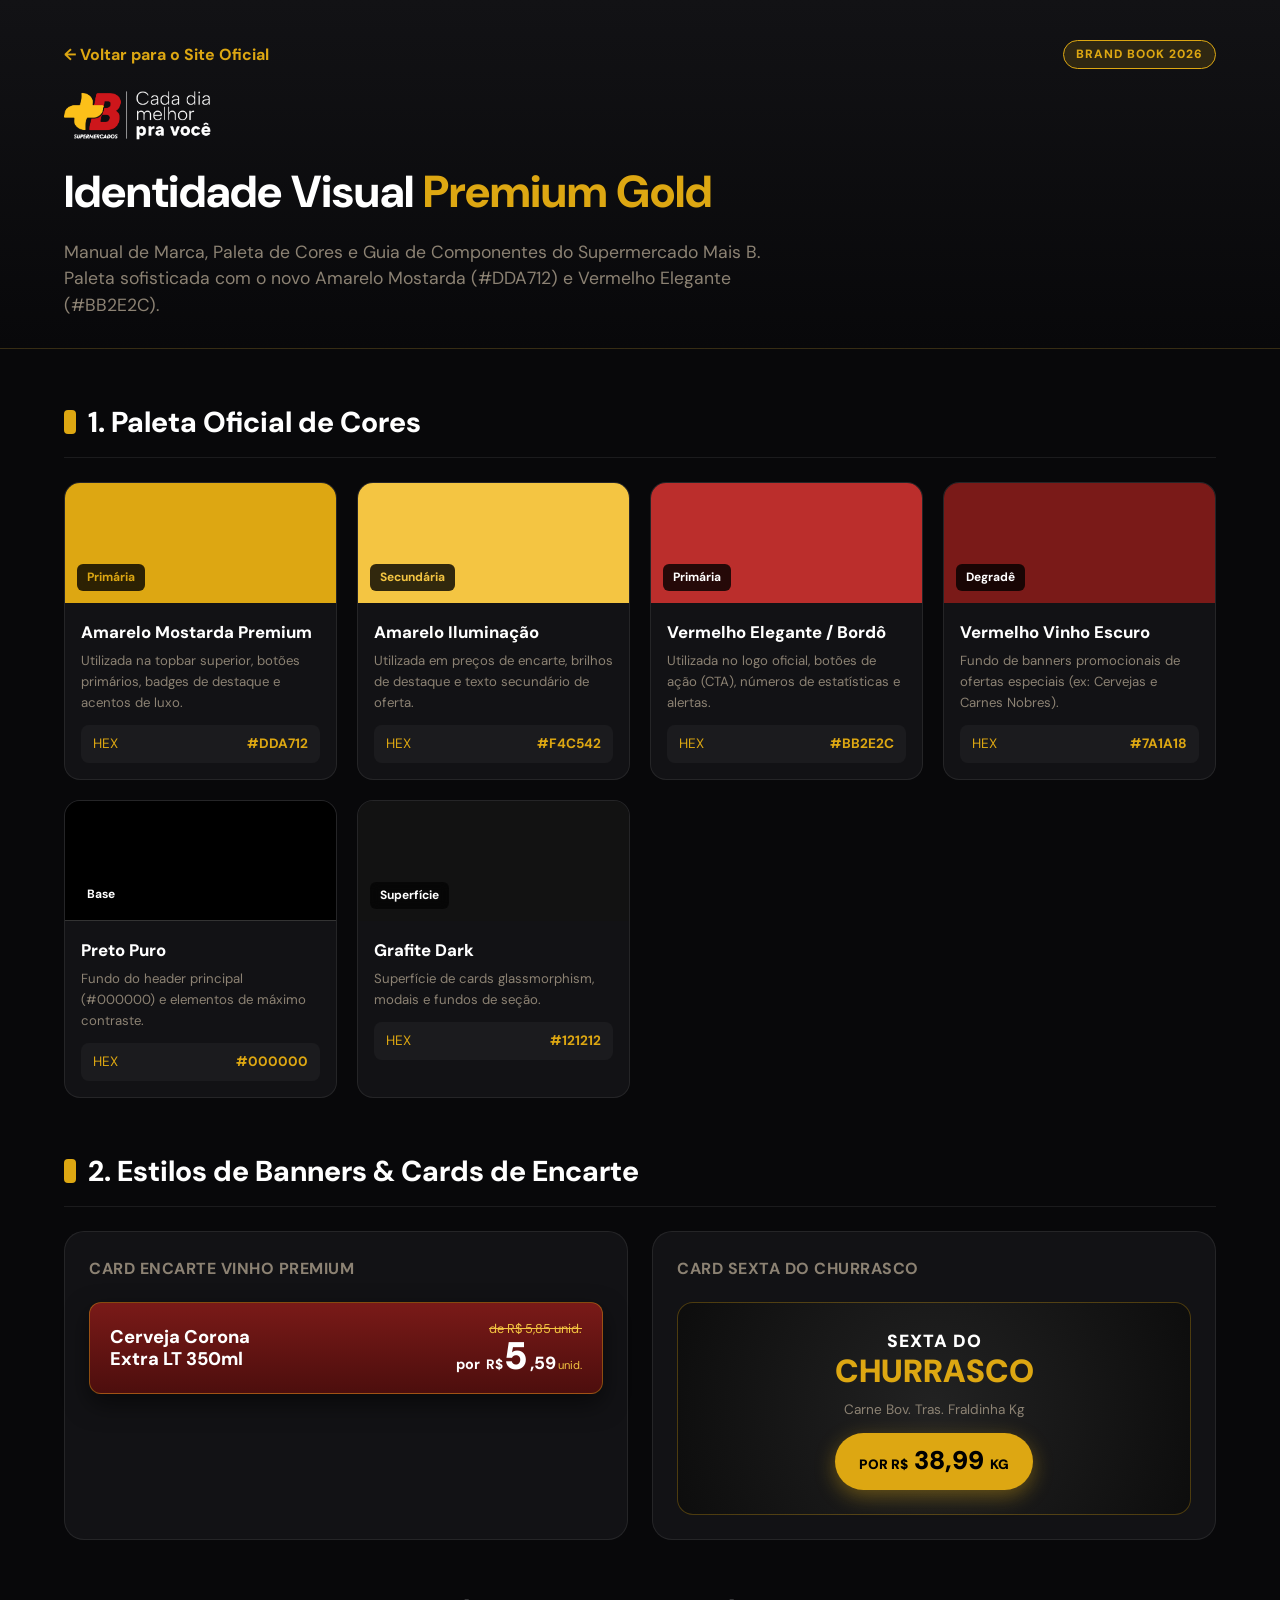
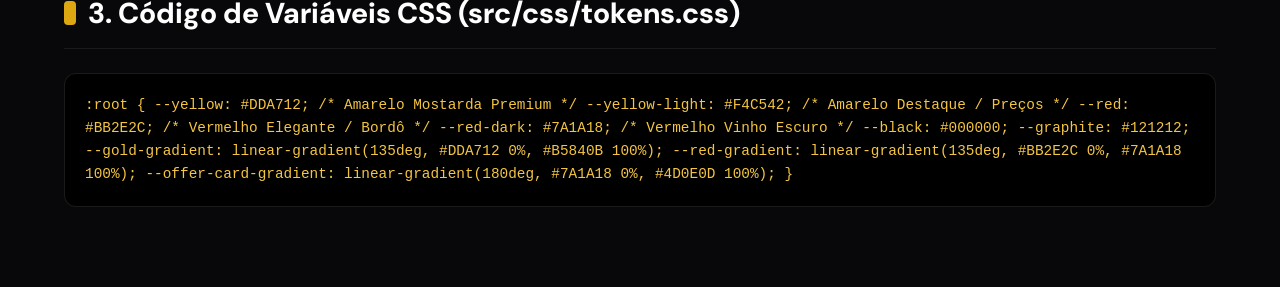
<file: design.html>
<!DOCTYPE html>
<html lang="pt-BR">
<head>
  <meta charset="UTF-8">
  <meta name="viewport" content="width=device-width, initial-scale=1.0">
  <title>Design System & Identidade Visual — Supermercados Mais B</title>
  <meta name="description" content="Guia Oficial de Identidade Visual, Cores Premium, Tipografia e Componentes do Supermercado Mais B." />
  
  <!-- Google Fonts do Projeto -->
  <link rel="preconnect" href="https://fonts.googleapis.com">
  <link rel="preconnect" href="https://fonts.gstatic.com" crossorigin>
  <link href="https://fonts.googleapis.com/css2?family=DM+Sans:ital,opsz,wght@0,9..40,400..900;1,9..40,400..900&display=swap" rel="stylesheet">
  
  <!-- CSS Oficial Tokens e Main -->
  <link rel="stylesheet" href="./src/css/tokens.css" />
  <link rel="stylesheet" href="./src/css/main.css?v=27.0" />

  <style>
    * {
      margin: 0;
      padding: 0;
      box-sizing: border-box;
      font-family: 'DM Sans', sans-serif;
    }

    body {
      background-color: #08080a;
      color: #ffffff;
      padding-bottom: 80px;
    }

    .header-ds {
      background: linear-gradient(180deg, #121215 0%, #08080a 100%);
      border-bottom: 1px solid var(--glass-border);
      padding: 40px 0 30px;
    }

    .container {
      max-width: 1200px;
      margin: 0 auto;
      padding: 0 24px;
    }

    .ds-brand {
      display: flex;
      align-items: center;
      gap: 16px;
      margin-bottom: 16px;
    }

    .ds-logo {
      height: 52px;
      width: auto;
    }

    .ds-badge {
      background: rgba(221, 167, 18, 0.15);
      color: var(--yellow);
      border: 1px solid var(--yellow);
      font-size: 0.75rem;
      font-weight: 800;
      padding: 4px 12px;
      border-radius: 999px;
      text-transform: uppercase;
      letter-spacing: 1px;
    }

    .ds-title {
      font-family: 'DM Sans', sans-serif;
      font-size: 2.8rem;
      font-weight: 800;
      color: #ffffff;
      margin-bottom: 10px;
    }

    .ds-title span {
      color: var(--yellow);
    }

    .ds-subtitle {
      font-size: 1.1rem;
      color: var(--muted);
      max-width: 720px;
      line-height: 1.5;
    }

    /* Grid de Seções */
    .section-ds {
      margin-top: 50px;
    }

    .section-title-ds {
      font-family: 'DM Sans', sans-serif;
      font-size: 1.8rem;
      font-weight: 800;
      color: #ffffff;
      margin-bottom: 24px;
      display: flex;
      align-items: center;
      gap: 12px;
      border-bottom: 1px solid rgba(255,255,255,0.08);
      padding-bottom: 12px;
    }

    .section-title-ds::before {
      content: '';
      display: block;
      width: 12px;
      height: 24px;
      background: var(--yellow);
      border-radius: 4px;
    }

    /* Color Grid */
    .color-grid {
      display: grid;
      grid-template-columns: repeat(auto-fill, minmax(260px, 1fr));
      gap: 20px;
    }

    .color-card {
      background: #121215;
      border: 1px solid rgba(255,255,255,0.08);
      border-radius: 16px;
      overflow: hidden;
      transition: all 0.3s ease;
    }

    .color-card:hover {
      transform: translateY(-4px);
      border-color: var(--yellow);
      box-shadow: 0 10px 30px rgba(0,0,0,0.5);
    }

    .color-swatch {
      height: 120px;
      width: 100%;
      position: relative;
      display: flex;
      align-items: flex-end;
      padding: 12px;
    }

    .color-swatch-tag {
      background: rgba(0,0,0,0.6);
      backdrop-filter: blur(4px);
      color: #fff;
      font-size: 0.75rem;
      font-weight: 700;
      padding: 4px 10px;
      border-radius: 6px;
    }

    .color-info {
      padding: 16px;
    }

    .color-name {
      font-weight: 800;
      font-size: 1.05rem;
      color: #fff;
      margin-bottom: 4px;
    }

    .color-usage {
      font-size: 0.825rem;
      color: var(--muted);
      margin-bottom: 12px;
    }

    .color-codes {
      display: flex;
      justify-content: space-between;
      align-items: center;
      background: rgba(255,255,255,0.04);
      padding: 8px 12px;
      border-radius: 8px;
      font-family: monospace;
      font-size: 0.85rem;
      color: var(--yellow);
    }

    /* Componentes & Ofertas */
    .components-grid {
      display: grid;
      grid-template-columns: repeat(auto-fit, minmax(340px, 1fr));
      gap: 24px;
    }

    .component-box {
      background: #121215;
      border: 1px solid rgba(255,255,255,0.08);
      border-radius: 20px;
      padding: 24px;
    }

    .component-box-title {
      font-size: 1rem;
      font-weight: 700;
      color: var(--muted);
      margin-bottom: 20px;
      text-transform: uppercase;
      letter-spacing: 0.5px;
    }

    /* Card Oferta Vinho Premium (Replicando Imagem do Usuário) */
    .offer-banner-premium {
      background: linear-gradient(180deg, #7A1A18 0%, #4D0E0D 100%);
      border: 1px solid rgba(221, 167, 18, 0.4);
      border-radius: 12px;
      padding: 16px 20px;
      display: flex;
      align-items: center;
      justify-content: space-between;
      color: #ffffff;
      box-shadow: 0 10px 25px rgba(0,0,0,0.5);
      position: relative;
    }

    .offer-title {
      font-size: 1.15rem;
      font-weight: 800;
      line-height: 1.2;
      max-width: 180px;
    }

    .offer-price-tag {
      text-align: right;
    }

    .price-old {
      font-size: 0.8rem;
      color: #f4c542;
      text-decoration: line-through;
      margin-bottom: -2px;
    }

    .price-main-display {
      display: flex;
      align-items: baseline;
      justify-content: flex-end;
      gap: 2px;
    }

    .price-label-por {
      font-size: 0.9rem;
      font-weight: 700;
      margin-right: 4px;
    }

    .price-rs {
      font-size: 0.85rem;
      font-weight: 700;
    }

    .price-big-number {
      font-size: 2.4rem;
      font-weight: 900;
      line-height: 1;
      color: #ffffff;
    }

    .price-cents {
      font-size: 1.1rem;
      font-weight: 800;
      margin-left: 1px;
    }

    .price-unit-sub {
      font-size: 0.7rem;
      color: #f4c542;
    }

    /* Card Sexta do Churrasco (Replicando Imagem 2 do Usuário) */
    .churrasco-card {
      background: radial-gradient(circle at center, #222 0%, #0d0d0d 100%);
      border: 1px solid rgba(221, 167, 18, 0.3);
      border-radius: 16px;
      padding: 24px;
      text-align: center;
    }

    .churrasco-tag {
      font-size: 1.1rem;
      font-weight: 900;
      color: #ffffff;
      text-transform: uppercase;
      letter-spacing: 1px;
    }

    .churrasco-title {
      font-size: 2rem;
      font-weight: 900;
      color: var(--yellow);
      text-transform: uppercase;
      margin-bottom: 12px;
      line-height: 1;
    }

    .churrasco-price-pill {
      display: inline-flex;
      align-items: baseline;
      gap: 6px;
      background: var(--yellow);
      color: #000000;
      padding: 8px 24px;
      border-radius: 999px;
      font-weight: 900;
      font-size: 1.6rem;
      box-shadow: 0 6px 20px rgba(221, 167, 18, 0.4);
    }

    .churrasco-price-pill span {
      font-size: 0.85rem;
    }

    /* Tokens Table / Code */
    .code-block {
      background: #000000;
      border: 1px solid rgba(255,255,255,0.1);
      border-radius: 12px;
      padding: 20px;
      font-family: monospace;
      font-size: 0.9rem;
      color: #f4c542;
      overflow-x: auto;
      line-height: 1.6;
    }

    .top-nav-bar {
      display: flex;
      justify-content: space-between;
      align-items: center;
      margin-bottom: 20px;
    }

    .back-btn {
      color: var(--yellow);
      text-decoration: none;
      font-weight: 700;
      display: inline-flex;
      align-items: center;
      gap: 8px;
    }
  </style>
</head>
<body>

  <header class="header-ds">
    <div class="container">
      <div class="top-nav-bar">
        <a href="./index.html" class="back-btn">
          ← Voltar para o Site Oficial
        </a>
        <span class="ds-badge">Brand Book 2026</span>
      </div>

      <div class="ds-brand">
        <img src="./assets/Logos/IMG_5606.PNG" alt="Supermercados Mais B" class="ds-logo" onerror="this.src='./assets/Logo Marca Grupo MaisB/Logo Grupo Mais Barato (Color Positivo).webp'" />
      </div>

      <h1 class="ds-title">Identidade Visual <span>Premium Gold</span></h1>
      <p class="ds-subtitle">Manual de Marca, Paleta de Cores e Guia de Componentes do Supermercado Mais B. Paleta sofisticada com o novo Amarelo Mostarda (#DDA712) e Vermelho Elegante (#BB2E2C).</p>
    </div>
  </header>

  <main class="container">
    
    <!-- 1. PALETA DE CORES -->
    <section class="section-ds">
      <h2 class="section-title-ds">1. Paleta Oficial de Cores</h2>

      <div class="color-grid">
        
        <!-- Amarelo Mostarda -->
        <div class="color-card">
          <div class="color-swatch" style="background-color: #DDA712;">
            <span class="color-swatch-tag" style="background: rgba(0,0,0,0.8); color: #DDA712;">Primária</span>
          </div>
          <div class="color-info">
            <h3 class="color-name">Amarelo Mostarda Premium</h3>
            <p class="color-usage">Utilizada na topbar superior, botões primários, badges de destaque e acentos de luxo.</p>
            <div class="color-codes">
              <span>HEX</span>
              <strong>#DDA712</strong>
            </div>
          </div>
        </div>

        <!-- Amarelo Destaque -->
        <div class="color-card">
          <div class="color-swatch" style="background-color: #F4C542;">
            <span class="color-swatch-tag" style="background: rgba(0,0,0,0.8); color: #F4C542;">Secundária</span>
          </div>
          <div class="color-info">
            <h3 class="color-name">Amarelo Iluminação</h3>
            <p class="color-usage">Utilizada em preços de encarte, brilhos de destaque e texto secundário de oferta.</p>
            <div class="color-codes">
              <span>HEX</span>
              <strong>#F4C542</strong>
            </div>
          </div>
        </div>

        <!-- Vermelho Elegante -->
        <div class="color-card">
          <div class="color-swatch" style="background-color: #BB2E2C;">
            <span class="color-swatch-tag" style="background: rgba(0,0,0,0.8); color: #fff;">Primária</span>
          </div>
          <div class="color-info">
            <h3 class="color-name">Vermelho Elegante / Bordô</h3>
            <p class="color-usage">Utilizada no logo oficial, botões de ação (CTA), números de estatísticas e alertas.</p>
            <div class="color-codes">
              <span>HEX</span>
              <strong>#BB2E2C</strong>
            </div>
          </div>
        </div>

        <!-- Vermelho Vinho Escuro -->
        <div class="color-card">
          <div class="color-swatch" style="background-color: #7A1A18;">
            <span class="color-swatch-tag" style="background: rgba(0,0,0,0.8); color: #fff;">Degradê</span>
          </div>
          <div class="color-info">
            <h3 class="color-name">Vermelho Vinho Escuro</h3>
            <p class="color-usage">Fundo de banners promocionais de ofertas especiais (ex: Cervejas e Carnes Nobres).</p>
            <div class="color-codes">
              <span>HEX</span>
              <strong>#7A1A18</strong>
            </div>
          </div>
        </div>

        <!-- Preto Puro -->
        <div class="color-card">
          <div class="color-swatch" style="background-color: #000000; border-bottom: 1px solid #333;">
            <span class="color-swatch-tag">Base</span>
          </div>
          <div class="color-info">
            <h3 class="color-name">Preto Puro</h3>
            <p class="color-usage">Fundo do header principal (#000000) e elementos de máximo contraste.</p>
            <div class="color-codes">
              <span>HEX</span>
              <strong>#000000</strong>
            </div>
          </div>
        </div>

        <!-- Grafite Dark -->
        <div class="color-card">
          <div class="color-swatch" style="background-color: #121212;">
            <span class="color-swatch-tag">Superfície</span>
          </div>
          <div class="color-info">
            <h3 class="color-name">Grafite Dark</h3>
            <p class="color-usage">Superfície de cards glassmorphism, modais e fundos de seção.</p>
            <div class="color-codes">
              <span>HEX</span>
              <strong>#121212</strong>
            </div>
          </div>
        </div>

      </div>
    </section>

    <!-- 2. COMPONENTES E BANNERS DE OFERTA -->
    <section class="section-ds">
      <h2 class="section-title-ds">2. Estilos de Banners & Cards de Encarte</h2>

      <div class="components-grid">
        
        <!-- Componente 1: Banner de Ofertas Vinho Premium -->
        <div class="component-box">
          <div class="component-box-title">Card Encarte Vinho Premium</div>
          
          <div class="offer-banner-premium">
            <div class="offer-title">
              Cerveja Corona Extra LT 350ml
            </div>
            <div class="offer-price-tag">
              <div class="price-old">de R$ 5,85 unid.</div>
              <div class="price-main-display">
                <span class="price-label-por">por</span>
                <span class="price-rs">R$</span>
                <span class="price-big-number">5</span>
                <span class="price-cents">,59</span>
                <span class="price-unit-sub">unid.</span>
              </div>
            </div>
          </div>
        </div>

        <!-- Componente 2: Card Sexta do Churrasco -->
        <div class="component-box">
          <div class="component-box-title">Card Sexta do Churrasco</div>
          
          <div class="churrasco-card">
            <div class="churrasco-tag">SEXTA DO</div>
            <div class="churrasco-title">Churrasco</div>
            <p style="color: var(--muted); font-size: 0.85rem; margin-bottom: 12px;">Carne Bov. Tras. Fraldinha Kg</p>
            
            <div class="churrasco-price-pill">
              <span>POR R$</span> 38,99 <span>KG</span>
            </div>
          </div>
        </div>

      </div>
    </section>

    <!-- 3. VARIÁVEIS CSS (CSS TOKENS) -->
    <section class="section-ds">
      <h2 class="section-title-ds">3. Código de Variáveis CSS (src/css/tokens.css)</h2>
      
      <div class="code-block">
:root {
  --yellow: #DDA712;        /* Amarelo Mostarda Premium */
  --yellow-light: #F4C542;  /* Amarelo Destaque / Preços */
  --red: #BB2E2C;           /* Vermelho Elegante / Bordô */
  --red-dark: #7A1A18;      /* Vermelho Vinho Escuro */
  --black: #000000;
  --graphite: #121212;

  --gold-gradient: linear-gradient(135deg, #DDA712 0%, #B5840B 100%);
  --red-gradient: linear-gradient(135deg, #BB2E2C 0%, #7A1A18 100%);
  --offer-card-gradient: linear-gradient(180deg, #7A1A18 0%, #4D0E0D 100%);
}
      </div>
    </section>

  </main>

</body>
</html>
</file>
<file: src/css/tokens.css>
:root {
  /* ==========================================================================
     PALETA OFICIAL PREMIUM — SUPERMERCADO MAIS B (VERSÃO 2026)
     ========================================================================== */
  
  /* Cores Principais de Marca */
  --yellow: #DDA712;        /* Amarelo Mostarda Premium / Gold */
  --yellow-light: #F4C542;  /* Amarelo Iluminação / Destaque */
  --red: #BB2E2C;           /* Vermelho Elegante / Bordô Premium */
  --red-dark: #7A1A18;      /* Vermelho Vinho Escuro */
  --black: #000000;
  --graphite: #121212;

  /* Neutros de Interface */
  --ink: #15110b;
  --cream: #fffaf0;
  --paper: #ffffff;
  --muted: #8c8273;
  --line: rgba(255, 255, 255, 0.12);
  --line-dark: rgba(255, 255, 255, 0.14);

  /* Cores de Atmosfera para Sub-marcas e Setores */
  --green: #16a34a;
  --wine: #6E1817;
  --orange: #e67e22;

  /* Gradientes Premium & Card Themes */
  --gold-gradient: linear-gradient(135deg, #DDA712 0%, #B5840B 100%);
  --red-gradient: linear-gradient(135deg, #BB2E2C 0%, #7A1A18 100%);
  --offer-card-gradient: linear-gradient(180deg, #7A1A18 0%, #4D0E0D 100%);
  
  --bg-gradient: radial-gradient(circle at 12% 0%, rgba(221, 167, 18, 0.12), transparent 38%), 
                 radial-gradient(circle at 88% 14%, rgba(187, 46, 44, 0.08), transparent 28%), 
                 #050505;
  --glass-surface: rgba(12, 12, 12, 0.94);
  --glass-border: rgba(221, 167, 18, 0.18);
  --glass-border-glow: rgba(221, 167, 18, 0.35);

  --radius: 28px;
  --shadow: 0 22px 70px rgba(0, 0, 0, 0.35);
}
</file>
<file: src/css/main.css>
/* ==========================================================================
   SUPERMERCADO MAIS B — CSS MASTER (FIGMA PIXEL-PERFECT v11)
   ========================================================================== */

/* ── TOKENS ── */
:root {
  --gold: #DDA712;
  --gold-hover: #c49310;
  --gold-light: #F4C542;
  --red: #BB2E2C;
  --red-dark: #7A1A18;
  --cream: #FAF8F5;
  --cream-card: #F3EDE5;
  --dark: #0D0D0E;
  --dark-card: #161618;
  --dark-border: #2a2a2e;
  --black: #000;
  --wpp-green: #0C2518;
  --font-serif: var(--font-sans);
  --font-sans: 'DM Sans', system-ui, sans-serif;

  /* ── PADRÃO OFICIAL DE TIPOGRAFIA (DS 2026) ── */
  --tag-size: 13px;
  --tag-lh: 20px;
  --tag-weight: 700;
  --tag-spacing: 2px;

  --h2-size: 38px;
  --h2-lh: 1.15;
  --h2-weight: 700;
  --h2-spacing: -0.02em;

  --p-size: 15px;
  --p-lh: 25px;
  --p-weight: 400;

  --r-sm: 10px;
  --r-md: 16px;
  --r-lg: 24px;
  --r-xl: 32px;
  --r-full: 9999px;
  --shadow: 0 8px 30px rgba(0,0,0,.12);
  --shadow-lg: 0 16px 48px rgba(0,0,0,.2);
  --ease: .3s ease;
}

/* ── RESET ── */
*,*::before,*::after{box-sizing:border-box;margin:0;padding:0}
html{scroll-behavior:smooth;font-size:16px}
body{font-family:var(--font-sans);background:var(--cream);color:#222;line-height:1.6;overflow-x:hidden}
img{max-width:100%;height:auto;display:block}
a{color:inherit;text-decoration:none;transition:color var(--ease)}
button{font-family:inherit;cursor:pointer;border:none;background:none}

.container{max-width:1280px;margin:0 auto;padding:0 32px}
.container-full{max-width:1320px;margin:0 auto;padding:0 24px}

/* ── UTILITIES ── */
.txt-red{color:var(--red) !important}
.txt-gold, .highlight-gold{color:var(--gold) !important}
.sub-gold{
  display:block;
  font-family:var(--font-sans);
  font-size:var(--tag-size);
  font-weight:var(--tag-weight);
  line-height:var(--tag-lh);
  color:var(--gold);
  letter-spacing:var(--tag-spacing);
  text-transform:uppercase;
  margin-bottom:8px;
}
.link-arrow{font-weight:700;color:var(--red);font-size:.92rem;white-space:nowrap}
.link-arrow:hover{text-decoration:underline}
.link-arrow-gold{font-weight:700;color:var(--gold);font-size:.92rem}
.link-arrow-gold:hover{color:#fff;text-decoration:underline}

.pill-badge-dark{
  display:inline-flex;align-items:center;gap:6px;
  padding:5px 14px;border-radius:var(--r-full);
  background:rgba(221,167,18,.1);border:1px solid var(--gold);
  font-size:.72rem;font-weight:800;letter-spacing:1px;text-transform:uppercase;color:var(--gold);
  margin-bottom:14px;
}

/* ──────────────────────────────────────────────
   S0  TOPBAR DOURADA METÁLICA 3D ULTRA-COMPACTA
   ────────────────────────────────────────────── */
.topbar {
  background: var(--gold);
  padding: 2px 0;
  border-top: 1px solid var(--gold);
  border-bottom: 1px solid var(--gold);
  position: relative;
  z-index: 1000;
  overflow: hidden;
  box-shadow: none;
  font-size: 0.725rem;
  font-weight: 500;
  color: #000;
}

.topbar-inner{max-width:1280px;margin:0 auto;padding:0 32px;display:flex;justify-content:space-between;align-items:center;position:relative;z-index:2;height:20px}
.topbar-social{display:flex;gap:12px;align-items:center}
.topbar-social a{color:#000;display:flex;align-items:center;transition:transform .2s, color .2s;opacity:0.9}
.topbar-social a:hover{transform:scale(1.12);color:#5c3500;opacity:1}
.topbar-social svg{width:12px;height:12px}
.topbar-links{display:flex;gap:18px;align-items:center}
.topbar-links a{color:#000;font-size:0.725rem;font-weight:500;letter-spacing:0.1px;text-decoration:none;transition:color .2s;opacity:0.9}
.topbar-links a:hover{opacity:1;color:#5c3500;text-decoration:underline}

/* ──────────────────────────────────────────────
   S0  HEADER
   ────────────────────────────────────────────── */
.site-header{background:var(--black);color:#fff;position:sticky;top:0;z-index:1000;box-shadow:0 4px 20px rgba(0,0,0,.5)}
.header-inner{max-width:1280px;margin:0 auto;padding:15px 32px;min-height:72px;display:flex;align-items:center;justify-content:space-between;position:relative}
.header-logo{position:absolute;left:50%;top:50%;transform:translate(-50%,-50%);display:flex;align-items:center;justify-content:center;z-index:10}
.header-logo img{height:46px;width:auto;object-fit:contain}
.nav-left,.nav-right{display:flex;align-items:center;gap:18px;flex:1 1 0%}
.nav-right{justify-content:flex-end}
.nav-link{display:inline-flex;align-items:center;gap:7px;font-size:.88rem;font-weight:600;color:#bbb;padding:5px 8px;border-radius:var(--r-sm);transition:all var(--ease);text-decoration:none}
.nav-link:hover,.nav-link.active{color:#fff;background:rgba(255,255,255,.08)}

/* Botão CTA Vermelho (Contatos) */
.btn-cta-red {
  display: inline-flex !important;
  align-items: center !important;
  justify-content: center !important;
  gap: 8px !important;
  background: var(--red, #BB2E2C) !important;
  color: #ffffff !important;
  border: none !important;
  outline: none !important;
  padding: 9px 18px !important;
  border-radius: 8px !important;
  font-weight: 700 !important;
  font-size: 0.85rem !important;
  box-shadow: 0 3px 12px rgba(187, 46, 44, 0.35) !important;
  transition: all 0.28s ease !important;
  text-decoration: none !important;
  white-space: nowrap !important;
  cursor: pointer !important;
  opacity: 1 !important;
}

.btn-cta-red svg {
  color: #ffffff !important;
  stroke: #ffffff !important;
  fill: none;
}

.btn-cta-red:hover {
  background: #a32422 !important;
  color: #ffffff !important;
  transform: translateY(-1px) !important;
  box-shadow: 0 5px 16px rgba(187, 46, 44, 0.5) !important;
}

/* Botão CTA Dourado (Show de Prêmios) */
.btn-cta-gold {
  display: inline-flex !important;
  align-items: center !important;
  justify-content: center !important;
  gap: 8px !important;
  background: linear-gradient(135deg, #FCBF0C 0%, #DDA712 100%) !important;
  color: #000000 !important;
  border: none !important;
  outline: none !important;
  padding: 9px 18px !important;
  border-radius: 8px !important;
  font-weight: 700 !important;
  font-size: 0.85rem !important;
  box-shadow: 0 3px 12px rgba(221, 167, 18, 0.4) !important;
  transition: all 0.28s ease !important;
  text-decoration: none !important;
  white-space: nowrap !important;
  cursor: pointer !important;
  opacity: 1 !important;
}

.btn-cta-gold svg {
  color: #000000 !important;
  stroke: #000000 !important;
  fill: none;
}

.btn-cta-gold:hover {
  background: linear-gradient(135deg, #FFD043 0%, #EAA90A 100%) !important;
  color: #000000 !important;
  transform: translateY(-1px) !important;
  box-shadow: 0 5px 16px rgba(221, 167, 18, 0.55) !important;
}

.nav-link-cta-clube {
  display: inline-flex !important;
  align-items: center !important;
  gap: 7px !important;
  background: transparent !important;
  color: #d1d5db !important;
  font-weight: 600 !important;
  font-size: 0.88rem !important;
  padding: 7px 14px !important;
  border-radius: 8px !important;
  box-shadow: none !important;
  border: none !important;
  outline: none !important;
  transition: all 0.25s cubic-bezier(0.4, 0, 0.2, 1) !important;
  text-decoration: none !important;
  cursor: pointer !important;
  white-space: nowrap !important;
}

.nav-link-cta-clube svg,
.nav-link-cta-clube i {
  color: #d1d5db !important;
  stroke: #d1d5db !important;
  transition: all 0.25s ease !important;
}

.nav-link-cta-clube:hover,
.nav-link-cta-clube.active {
  background: #cc1424 !important;
  color: #ffffff !important;
  font-weight: 700 !important;
  transform: translateY(-1px) !important;
  box-shadow: 0 4px 16px rgba(204, 20, 36, 0.45) !important;
}

.nav-link-cta-clube:hover svg,
.nav-link-cta-clube:hover i,
.nav-link-cta-clube.active svg,
.nav-link-cta-clube.active i {
  color: #ffffff !important;
  stroke: #ffffff !important;
}

.btn-encarte{
  display:inline-flex;align-items:center;gap:7px;
  background:#fff;color:var(--red);border:1.5px solid var(--red);
  padding:7px 16px;border-radius:var(--r-full);font-weight:700;font-size:.85rem;
  transition:all var(--ease);
}
.btn-encarte:hover{background:var(--red);color:#fff}
.topbar-badge-mobile {
  display: none;
}

.header-mobile-cta {
  display: none;
}

/* Botão Toggle Mobile Hambúrguer Animado */
.mobile-toggle {
  display: none;
  flex-direction: column;
  justify-content: center;
  align-items: center;
  gap: 5px;
  width: 42px;
  height: 42px;
  border-radius: 10px;
  background: rgba(255, 255, 255, 0.08);
  border: 1px solid rgba(255, 255, 255, 0.12);
  cursor: pointer;
  transition: all 0.25s ease;
  position: relative;
  z-index: 1001;
}

.mobile-toggle:hover {
  background: rgba(255, 255, 255, 0.14);
  border-color: var(--gold);
}

.mobile-toggle span {
  width: 20px;
  height: 2px;
  background: #ffffff;
  border-radius: 2px;
  transition: transform 0.3s cubic-bezier(0.4, 0, 0.2, 1), opacity 0.25s ease, background 0.25s ease;
  transform-origin: center;
}

/* Animação para "X" quando ativo */
.mobile-toggle.active span:nth-child(1),
.mobile-toggle[aria-expanded="true"] span:nth-child(1) {
  transform: translateY(7px) rotate(45deg);
  background: var(--gold);
}

.mobile-toggle.active span:nth-child(2),
.mobile-toggle[aria-expanded="true"] span:nth-child(2) {
  opacity: 0;
  transform: scaleX(0);
}

.mobile-toggle.active span:nth-child(3),
.mobile-toggle[aria-expanded="true"] span:nth-child(3) {
  transform: translateY(-7px) rotate(-45deg);
  background: var(--gold);
}

/* ──────────────────────────────────────────────
   DRAWER MOBILE (OFF-CANVAS)
   ────────────────────────────────────────────── */
body.drawer-open {
  overflow: hidden !important;
}

.mobile-drawer-backdrop {
  position: fixed;
  inset: 0;
  background: rgba(0, 0, 0, 0.72);
  backdrop-filter: blur(8px);
  -webkit-backdrop-filter: blur(8px);
  z-index: 9998;
  opacity: 0;
  visibility: hidden;
  pointer-events: none;
  transition: opacity 0.3s ease, visibility 0.3s ease;
}

.mobile-drawer-backdrop.is-open {
  opacity: 1;
  visibility: visible;
  pointer-events: auto;
}

.mobile-drawer {
  position: fixed;
  top: 0;
  left: 0;
  bottom: 0;
  width: min(340px, 86vw);
  background: #0d0d0f;
  border-right: 1px solid rgba(221, 167, 18, 0.2);
  box-shadow: 10px 0 35px rgba(0, 0, 0, 0.75);
  z-index: 9999;
  display: flex;
  flex-direction: column;
  transform: translateX(-100%);
  transition: transform 0.35s cubic-bezier(0.16, 1, 0.3, 1), visibility 0.35s ease;
  visibility: hidden;
  will-change: transform;
}

.mobile-drawer.is-open {
  transform: translateX(0);
  visibility: visible;
}

.mobile-drawer-header {
  display: flex;
  align-items: center;
  justify-content: space-between;
  padding: 16px 20px;
  border-bottom: 1px solid rgba(255, 255, 255, 0.08);
  background: #09090b;
}

.drawer-brand img {
  height: 36px;
  width: auto;
  display: block;
  object-fit: contain;
}

.mobile-drawer-close {
  width: 36px;
  height: 36px;
  border-radius: 8px;
  display: flex;
  align-items: center;
  justify-content: center;
  background: rgba(255, 255, 255, 0.06);
  color: #bbb;
  border: 1px solid rgba(255, 255, 255, 0.1);
  transition: all 0.2s ease;
  cursor: pointer;
}

.mobile-drawer-close:hover {
  color: #fff;
  border-color: var(--gold);
  background: rgba(221, 167, 18, 0.15);
}

.mobile-drawer-body {
  flex: 1;
  overflow-y: auto;
  -webkit-overflow-scrolling: touch;
  padding: 18px 16px;
  display: flex;
  flex-direction: column;
  gap: 20px;
}

.drawer-section-title {
  display: block;
  font-size: 0.68rem;
  font-weight: 800;
  letter-spacing: 1.5px;
  text-transform: uppercase;
  color: var(--gold);
  margin-bottom: 8px;
  padding: 0 8px;
}

.drawer-nav {
  display: flex;
  flex-direction: column;
  gap: 4px;
}

.drawer-link {
  display: flex;
  align-items: center;
  gap: 12px;
  padding: 11px 12px;
  border-radius: 10px;
  color: #d1d5db;
  font-size: 0.92rem;
  font-weight: 600;
  text-decoration: none;
  transition: all 0.2s ease;
  position: relative;
}

.drawer-link:hover,
.drawer-link.active {
  background: rgba(255, 255, 255, 0.08);
  color: #ffffff;
}

.drawer-link.active i {
  color: var(--gold);
}

.drawer-tag-gold {
  margin-left: auto;
  font-size: 0.65rem;
  font-weight: 800;
  text-transform: uppercase;
  letter-spacing: 0.5px;
  padding: 2px 8px;
  border-radius: var(--r-full);
  background: rgba(221, 167, 18, 0.18);
  color: var(--gold);
  border: 1px solid rgba(221, 167, 18, 0.35);
}

.drawer-tag-red {
  margin-left: auto;
  font-size: 0.65rem;
  font-weight: 800;
  text-transform: uppercase;
  letter-spacing: 0.5px;
  padding: 2px 8px;
  border-radius: var(--r-full);
  background: rgba(187, 46, 44, 0.2);
  color: #ff5555;
  border: 1px solid rgba(187, 46, 44, 0.35);
}

.drawer-link-gold {
  color: var(--gold) !important;
}

.drawer-link-wpp {
  color: #25D366 !important;
}

.mobile-drawer-footer {
  padding: 16px 18px;
  border-top: 1px solid rgba(255, 255, 255, 0.08);
  background: #09090b;
  display: flex;
  flex-direction: column;
  gap: 12px;
}

.drawer-socials {
  display: flex;
  gap: 12px;
  align-items: center;
  justify-content: center;
}

.drawer-socials a {
  width: 36px;
  height: 36px;
  border-radius: 50%;
  border: 1px solid #333;
  color: #bbb;
  display: flex;
  align-items: center;
  justify-content: center;
  transition: all 0.2s ease;
}

.drawer-socials a:hover {
  border-color: var(--gold);
  color: var(--gold);
}

.btn-drawer-cta {
  display: flex;
  align-items: center;
  justify-content: center;
  gap: 8px;
  width: 100%;
  padding: 11px 16px;
  border-radius: 10px;
  background: linear-gradient(135deg, #25D366 0%, #128C7E 100%);
  color: #ffffff;
  font-size: 0.88rem;
  font-weight: 700;
  text-decoration: none;
  box-shadow: 0 4px 14px rgba(37, 211, 102, 0.3);
  transition: all 0.2s ease;
}

.btn-drawer-cta:hover {
  transform: translateY(-1px);
  box-shadow: 0 6px 18px rgba(37, 211, 102, 0.45);
}

/* ──────────────────────────────────────────────
   S1  HERO
   ────────────────────────────────────────────── */
.s-hero{padding:20px 0 32px}
.hero-swiper{border-radius:var(--r-xl);overflow:hidden;box-shadow:var(--shadow-lg)}
.hero-swiper .swiper-slide a{display:block;width:100%}
.hero-swiper .swiper-slide picture{display:block;width:100%}
.hero-swiper .swiper-slide img{width:100%;height:auto;display:block}
.hero-swiper .swiper-button-prev,.hero-swiper .swiper-button-next{
  width:42px;height:42px;background:rgba(0,0,0,.55);border-radius:50%;color:#fff;backdrop-filter:blur(4px);
}
.hero-swiper .swiper-button-prev::after,.hero-swiper .swiper-button-next::after{font-size:16px;font-weight:bold}
.hero-swiper .swiper-pagination-bullet{background:#fff;opacity:.45}
.hero-swiper .swiper-pagination-bullet-active{background:var(--gold);opacity:1;width:22px;border-radius:4px}

/* No mobile, a moldura da inauguração tem altura própria (3:2).
   O picture participa do layout do Swiper para evitar slide vazio.
   Apenas a fotografia interna é recortada ao centro. */
@media (max-width: 768px) {
  .hero-swiper .swiper-slide--inauguracao picture {
    display: block;
    position: relative;
    width: 100%;
    height: auto;
    aspect-ratio: 3 / 2;
    overflow: hidden;
  }
  .hero-swiper .swiper-slide--inauguracao img {
    position: absolute;
    inset: 0;
    width: 100%;
    height: 100%;
    object-fit: cover;
    object-position: center center;
  }
}

/* Slide Esquenta Black Friday: cover total pegando toda a altura do slide.
   O picture define a altura (3:1 no desktop, 3:2 no mobile, igual aos outros
   slides) e a imagem preenche tudo com cover, sem faixa branca. No mobile
   usa a versão 1536x1024 com as bordas escuras estendidas. */
.hero-swiper .swiper-slide--esquenta { background: #000; }
.hero-swiper .swiper-slide--esquenta picture { position: relative; display: block; width: 100%; aspect-ratio: 3 / 1; overflow: hidden; }
.hero-swiper .swiper-slide--esquenta img { position: absolute; inset: 0; width: 100%; height: 100%; object-fit: cover; object-position: center center; }
@media (max-width: 768px) {
  .hero-swiper .swiper-slide--esquenta picture { aspect-ratio: 3 / 2; }
}

/* ──────────────────────────────────────────────
   S2  SOBRE O GRUPO +B
   ────────────────────────────────────────────── */
.s-sobre{padding:60px 0 70px;background:var(--cream);position:relative}
.sobre-layout{display:grid;grid-template-columns:1fr 1fr;gap:clamp(48px, 5.5vw, 68px);align-items:center}
.sobre-text{padding-top:0;min-width:0;max-width:540px}
.sobre-title{font-family:var(--font-sans);font-size:var(--h2-size);font-weight:var(--h2-weight);line-height:var(--h2-lh);letter-spacing:var(--h2-spacing);color:#111;margin-bottom:16px;text-wrap:balance}
.sobre-title .sobre-title-line-1,
.sobre-title .sobre-title-line-2{display:inline-block}
.sobre-line{width:50px;height:3px;background:var(--red);margin-bottom:22px}
.sobre-text p{font-family:var(--font-sans);font-size:var(--p-size);font-weight:var(--p-weight);line-height:var(--p-lh);color:#555;margin-bottom:16px;font-style:normal;text-align:justify;text-justify:inter-word}
.sobre-visual{display:flex;flex-direction:column;gap:0;position:relative;min-width:0}
.sobre-photos-wrapper{border-radius:24px;overflow:hidden;box-shadow:var(--shadow-lg)}
.sobre-main-photo{width:100%;height:auto;aspect-ratio:3 / 2;object-fit:cover;object-position:center;display:block}
.metrics-bar {
  background: #121214;
  backdrop-filter: blur(12px);
  -webkit-backdrop-filter: blur(12px);
  border: 2px solid #E5C158;
  border-radius: 20px;
  padding: 10px 14px;
  display: grid;
  grid-template-columns: repeat(4, 1fr);
  gap: 0;
  margin-top: -30px;
  position: relative;
  z-index: 2;
  box-shadow: 
    0 16px 40px rgba(0, 0, 0, 0.35),
    0 0 20px rgba(229, 193, 88, 0.2),
    inset 0 1px 0 rgba(255, 235, 170, 0.15);
  width: 100%;
  max-width: 100%;
  box-sizing: border-box;
  margin-left: auto;
  margin-right: auto;
  transition: all 0.3s ease;
}
.metric {
  display: flex;
  align-items: center;
  gap: 8px;
  padding: 6px 10px;
  color: #fff;
  border-right: 1px solid rgba(255, 255, 255, 0.15);
  transition: background 0.2s ease;
  border-radius: 0;
  min-width: 0;
}
.metric:hover {
  background: rgba(229, 193, 88, 0.08);
}
.metric:last-child {
  border-right: none;
}
.metric-icon {
  display: flex;
  align-items: center;
  justify-content: center;
  flex-shrink: 0;
  width: 36px;
  height: 36px;
  transition: transform 0.2s ease;
}
.metric-icon svg {
  width: 30px;
  height: 30px;
  color: #E5C158;
  stroke: #E5C158;
}
.metric:hover .metric-icon {
  transform: scale(1.08);
}
.metric strong {
  display: block;
  font-size: 0.92rem;
  font-weight: 800;
  line-height: 1.15;
  color: #E5C158;
  letter-spacing: -0.01em;
  white-space: nowrap;
}
.metric strong small {
  font-size: 0.75em;
  font-weight: 700;
  text-transform: none;
  vertical-align: baseline;
}
.metric span {
  display: block;
  font-size: 0.72rem;
  color: #FFFFFF;
  opacity: 0.9;
  line-height: 1.2;
  font-weight: 400;
}

/* ──────────────────────────────────────────────
   S4  DIAS DA SEMANA
   Referência: subtítulo dourado centralizado "DIAS DA SEMANA",
   título "Com ofertas que rendem mais para você.",
   Grade visual dos cards de imagens de ofertas.
   ────────────────────────────────────────────── */
.s-ofertas { padding: 64px 0 80px; background: var(--cream); position: relative; }
.s-ofertas .section-head { position: relative; display: flex; justify-content: center; align-items: center; max-width: 100%; width: 100%; margin: 0 auto 40px; text-align: center; }
.s-ofertas .section-head-center { text-align: center; margin: 0 auto; max-width: 780px; }
.s-ofertas .section-head h2 { font-family: var(--font-sans); font-size: var(--h2-size); color: #1a1a1a; line-height: var(--h2-lh); letter-spacing: var(--h2-spacing); font-weight: var(--h2-weight); text-align: center; margin: 0; }
.s-ofertas .section-sub-desc { font-size: 1rem; color: #666; margin-top: 10px; line-height: 1.5; }

.container-ofertas { max-width: 1540px !important; width: 100%; }
.ofertas-carousel-wrapper { position: relative; width: 100%; }
.ofertas-grid {
  display: flex !important;
  flex-direction: row !important;
  flex-wrap: nowrap !important;
  gap: 20px;
  overflow-x: auto;
  scroll-behavior: smooth;
  scroll-snap-type: x mandatory;
  -webkit-overflow-scrolling: touch;
  scrollbar-width: none;
  padding: 12px 6px 20px 6px;
  margin: 0;
}
.ofertas-grid::-webkit-scrollbar { display: none !important; }
.oferta-card {
  flex: 0 0 240px;
  min-width: 220px;
  scroll-snap-align: start;
  border-radius: 22px;
  overflow: hidden;
  box-shadow: 0 10px 28px rgba(0, 0, 0, 0.08);
  transition: transform 0.35s cubic-bezier(0.16, 1, 0.3, 1), box-shadow 0.35s ease;
  position: relative;
  background: #fff;
  cursor: pointer;
  user-select: none;
}
.oferta-card:hover { transform: translateY(-8px); box-shadow: 0 22px 44px rgba(0, 0, 0, 0.16); }
.oferta-card img {
  width: 100%;
  height: auto;
  aspect-ratio: 3 / 4;
  object-fit: cover;
  display: block;
  transition: transform 0.5s cubic-bezier(0.16, 1, 0.3, 1);
  pointer-events: none;
}
.oferta-card:hover img { transform: scale(1.03); }

@media (min-width: 1520px) {
  .oferta-card {
    flex: 1 1 0;
    min-width: 0;
    max-width: none;
  }
}

.ofertas-nav-btn {
  position: absolute;
  top: 50%;
  transform: translateY(-50%);
  width: 48px;
  height: 48px;
  border-radius: 50%;
  background: #141414;
  color: #fff;
  border: 1px solid rgba(255, 255, 255, 0.18);
  display: flex;
  align-items: center;
  justify-content: center;
  cursor: pointer;
  z-index: 12;
  box-shadow: 0 6px 20px rgba(0, 0, 0, 0.35);
  transition: all 0.3s cubic-bezier(0.16, 1, 0.3, 1);
  opacity: 0.95;
}
.ofertas-nav-btn:hover {
  background: var(--red, #C8102E);
  transform: translateY(-50%) scale(1.1);
  box-shadow: 0 8px 24px rgba(200, 16, 46, 0.45);
}
.ofertas-nav-btn:active { transform: translateY(-50%) scale(0.95); }
.ofertas-nav-btn.prev { left: -22px; }
.ofertas-nav-btn.next { right: -22px; }
.ofertas-nav-btn.is-hidden {
  opacity: 0 !important;
  pointer-events: none !important;
  visibility: hidden !important;
}

.ofertas-carousel-footer { display: none; }

/* ──────────────────────────────────────────────
   S5  DEPOIMENTOS
   Referência: fundo totalmente escuro (#0D0D0E),
   3 cards de vídeo com borda dourada à esquerda,
   texto descritivo à direita com botões de nav < >.
   Elementos decorativos de ramos dourados nos cantos.
   ────────────────────────────────────────────── */
.s-depoimentos{background:var(--dark);color:#fff;padding:80px 0;position:relative;overflow:hidden}
.s-depoimentos::before,.s-depoimentos::after{
  content:'';position:absolute;width:180px;height:180px;opacity:.12;
  background:url("data:image/svg+xml,%3Csvg xmlns='http://www.w3.org/2000/svg' viewBox='0 0 100 100'%3E%3Cpath d='M20 80 Q50 20 80 60' stroke='%23DDA712' fill='none' stroke-width='1.5'/%3E%3Cpath d='M30 90 Q60 30 90 50' stroke='%23DDA712' fill='none' stroke-width='1'/%3E%3Ccircle cx='45' cy='55' r='3' fill='%23DDA712'/%3E%3C/svg%3E") no-repeat center/contain;
  pointer-events:none;
}
.s-depoimentos::before{top:20px;left:-30px;transform:rotate(-20deg)}
.s-depoimentos::after{bottom:20px;right:-30px;transform:rotate(160deg)}

.depo-layout{display:grid;grid-template-columns:1.4fr 1fr;gap:48px;align-items:center}
.depo-cards{position:relative}
.depo-swiper .swiper-wrapper{display:flex}
.depo-swiper .swiper-slide{width:200px!important;flex-shrink:0}

.video-card{
  position:relative;border-radius:var(--r-md);overflow:hidden;
  height:280px;border:1.5px solid var(--gold);
  box-shadow:0 8px 24px rgba(0,0,0,.5);
}
.video-card img{width:100%;height:100%;object-fit:cover}
.play-btn{
  position:absolute;top:50%;left:50%;transform:translate(-50%,-50%);
  width:52px;height:52px;background:rgba(0,0,0,.65);border:2px solid #fff;
  border-radius:50%;display:flex;align-items:center;justify-content:center;
  transition:all var(--ease);
}
.video-card:hover .play-btn{background:var(--red);transform:translate(-50%,-50%) scale(1.08)}
.video-info{
  position:absolute;bottom:0;left:0;right:0;
  padding:14px 16px;
  background:linear-gradient(0deg,rgba(0,0,0,.9) 0%,transparent 100%);
  display:flex;justify-content:space-between;align-items:flex-end;
}
.video-info strong{display:block;font-size:.9rem;color:#fff}
.video-info>div>span{font-size:.72rem;color:var(--gold)}
.vid-time{
  font-size:.68rem!important;color:var(--gold)!important;
  border:1px solid var(--gold);padding:2px 7px;border-radius:var(--r-full);
  background:rgba(0,0,0,.5);
}
.depo-nav{display:flex;gap:10px;margin-top:16px}
.depo-prev,.depo-next{
  width:38px;height:38px;border-radius:50%;
  border:1px solid var(--gold);color:var(--gold);
  font-size:1.3rem;display:flex;align-items:center;justify-content:center;
  transition:all var(--ease);
}
.depo-prev:hover,.depo-next:hover{background:var(--gold);color:#000}

.depo-text h2{font-family:var(--font-sans);font-size:var(--h2-size);font-weight:var(--h2-weight);line-height:var(--h2-lh);letter-spacing:var(--h2-spacing);margin-bottom:16px}
.depo-text p{font-family:var(--font-sans);color:#aaa;font-size:var(--p-size);font-weight:var(--p-weight);line-height:var(--p-lh);margin-bottom:24px}

/* ──────────────────────────────────────────────
   S6  CLUBE+ FIDELIDADE (PIXEL-PERFECT ANEXO 2)
   ────────────────────────────────────────────── */
.s-clube {
  padding: 36px 0;
}

.clube-card {
  position: relative;
  display: grid;
  grid-template-columns: 1fr 1fr;
  align-items: stretch;
  background: #fef7e5;
  border-radius: 28px;
  border: 1px solid rgba(0, 0, 0, 0.04);
  box-shadow: 0 10px 32px rgba(0, 0, 0, 0.05);
  overflow: hidden;
}

.clube-content {
  position: relative;
  z-index: 2;
  padding: 38px 40px 34px 54px;
  display: flex;
  flex-direction: column;
  justify-content: center;
}

.clube-tag {
  display: inline-block;
  font-family: var(--font-sans);
  font-size: var(--tag-size);
  font-weight: var(--tag-weight);
  line-height: var(--tag-lh);
  color: var(--gold);
  letter-spacing: var(--tag-spacing);
  text-transform: uppercase;
  margin-bottom: 8px;
}

.clube-title {
  font-family: var(--font-sans);
  font-size: var(--h2-size);
  font-weight: var(--h2-weight);
  color: #141414;
  line-height: var(--h2-lh);
  letter-spacing: var(--h2-spacing);
  margin-bottom: 12px;
  text-wrap: balance;
}

.clube-title-line-1,
.clube-title-line-2 {
  display: inline-block;
}

.clube-title-highlight {
  color: var(--red);
  display: inline;
}

.clube-desc {
  font-family: var(--font-sans);
  font-size: var(--p-size);
  font-weight: var(--p-weight);
  line-height: var(--p-lh);
  color: #4A4A4A;
  max-width: 440px;
  margin-bottom: 18px;
}

.clube-brand-red {
  color: #C51E28;
  font-weight: 800;
}

.clube-benefits {
  display: flex;
  flex-direction: column;
  width: 100%;
  max-width: 350px;
  margin-bottom: 18px;
}

.clube-benefit-item {
  display: flex;
  align-items: center;
  gap: 14px;
  padding: 7px 0;
  border-bottom: 1px solid #EBE3D6;
}

.clube-benefit-item:last-child {
  border-bottom: none;
}

.clube-benefit-icon {
  display: flex;
  align-items: center;
  justify-content: center;
  width: 22px;
  height: 22px;
  flex-shrink: 0;
  color: #D49B28;
}

.clube-benefit-icon svg,
.clube-benefit-icon i {
  stroke-width: 1.8px;
  color: #D49B28;
}

.clube-benefit-text {
  font-family: var(--font-sans);
  font-size: 0.94rem;
  font-weight: 700;
  color: #1A1A1A;
  letter-spacing: -0.01em;
}

.clube-buttons {
  display: flex;
  align-items: center;
  gap: 12px;
  margin-bottom: 16px;
  flex-wrap: wrap;
}

.btn-app-store {
  display: inline-flex;
  align-items: center;
  gap: 9px;
  padding: 10px 18px;
  background: #141414;
  color: #FFFFFF;
  border-radius: 9px;
  font-family: var(--font-sans);
  font-size: 0.88rem;
  font-weight: 600;
  text-decoration: none;
  box-shadow: 0 4px 14px rgba(0, 0, 0, 0.12);
  transition: all 0.25s ease;
}

.btn-app-store:hover {
  background: #000000;
  color: #FFFFFF;
  transform: translateY(-2px);
  box-shadow: 0 8px 20px rgba(0, 0, 0, 0.22);
}

.btn-app-icon {
  flex-shrink: 0;
  display: block;
}

.btn-app-text {
  white-space: nowrap;
}

.app-tag-gold {
  color: #F4C542;
  font-weight: 700;
}

.clube-tagline {
  display: flex;
  align-items: center;
  gap: 8px;
  font-family: var(--font-sans);
  font-size: 0.9rem;
  color: #333333;
  font-weight: 500;
}

.clube-sparkle-icon {
  color: #D49B28;
  flex-shrink: 0;
}

.clube-tagline strong {
  font-weight: 800;
  color: #111111;
}

/* Coluna Direita (Imagem) */
.clube-media {
  position: relative;
  width: 100%;
  height: 100%;
  display: flex;
  overflow: hidden;
}
.clube-media-mobile {
  display: none;
}
.clube-media-desktop {
  display: flex;
}

.clube-media img {
  width: 100%;
  height: 100%;
  object-fit: cover;
  object-position: left center;
  display: block;
}

/* ──────────────────────────────────────────────
   S7  BANNERS PROMOCIONAIS
   Referência: slider com banners horizontais largos
   ────────────────────────────────────────────── */
.s-banners{padding:16px 0 56px}
.banners-swiper{position:relative}
.banners-swiper .swiper-slide img{border-radius:var(--r-lg);width:100%;height:auto;box-shadow:var(--shadow)}
.banners-swiper .swiper-pagination-bullet-active{background:var(--gold)}
.banners-swiper .swiper-button-prev,
.banners-swiper .swiper-button-next {
  width: 44px;
  height: 44px;
  background: #141414;
  border: none;
  border-radius: 50%;
  color: #ffffff;
  box-shadow: 0 4px 14px rgba(0, 0, 0, 0.3);
  transition: all 0.3s ease;
  z-index: 10;
}
.banners-swiper .swiper-button-prev::after,
.banners-swiper .swiper-button-next::after {
  font-size: 15px;
  font-weight: 700;
  color: #ffffff;
}
.banners-swiper .swiper-button-prev:hover,
.banners-swiper .swiper-button-next:hover {
  background: #000000;
  transform: scale(1.08);
  box-shadow: 0 6px 20px rgba(0, 0, 0, 0.5);
}
.banners-swiper .swiper-button-prev { left: 20px; }
.banners-swiper .swiper-button-next { right: 20px; }

@media (max-width: 768px) {
  .banners-swiper .swiper-button-prev,
  .banners-swiper .swiper-button-next {
    width: 36px;
    height: 36px;
  }
  .banners-swiper .swiper-button-prev::after,
  .banners-swiper .swiper-button-next::after {
    font-size: 12px;
  }
  .banners-swiper .swiper-button-prev { left: 10px; }
  .banners-swiper .swiper-button-next { right: 10px; }
}

/* ──────────────────────────────────────────────
   S8  FAQ
   Referência: fundo branco/creme, centrado,
   "Respostas Rápidas" + "Dúvidas Frequentes" grande,
   4 items accordion com borda suave e sinal +
   ────────────────────────────────────────────── */
.s-faq{padding:72px 0 80px}
.faq-head{text-align:center;max-width:600px;margin:0 auto 40px}
.faq-head h2{font-family:var(--font-sans);font-size:var(--h2-size);color:#111;margin-bottom:12px;font-weight:var(--h2-weight);line-height:var(--h2-lh);letter-spacing:var(--h2-spacing)}
.faq-head p{font-family:var(--font-sans);color:#666;font-size:var(--p-size);font-weight:var(--p-weight);line-height:var(--p-lh)}
.faq-list{max-width:820px;margin:0 auto;display:flex;flex-direction:column;gap:14px}
.faq-item{
  background:#fff;border:1px solid #e8e4de;border-radius:var(--r-md);
  overflow:hidden;transition:border-color var(--ease);
}
.faq-item.open{border-color:var(--gold)}
.faq-q{
  width:100%;padding:18px 24px;display:flex;justify-content:space-between;align-items:center;
  font-size:1rem;font-weight:700;color:#222;text-align:left;
}
.faq-plus{font-size:1.4rem;color:#999;transition:transform var(--ease),color var(--ease)}
.faq-item.open .faq-plus{transform:rotate(45deg);color:var(--gold)}
.faq-a{max-height:0;overflow:hidden;transition:max-height .4s ease,padding .4s ease;padding:0 24px}
.faq-item.open .faq-a{max-height:2000px;padding:0 24px 22px}
.faq-a p{color:#555;font-size:.92rem;line-height:1.6;margin-bottom:10px}
.faq-a p:last-child{margin-bottom:0}
.faq-a strong{color:#222;font-weight:600}
.faq-inner-alert{
  background:#FFFDF5;border:1px solid rgba(221,167,18,0.35);border-left:4px solid var(--gold);
  border-radius:var(--r-sm);padding:12px 16px;margin:12px 0 0;font-size:.9rem;color:#444;line-height:1.55;
}
.faq-inner-alert strong{color:#111;font-weight:700}
.faq-subblock{
  margin-bottom:18px;padding-bottom:14px;border-bottom:1px solid #f0ece6;
}
.faq-subblock:last-child{
  margin-bottom:0;padding-bottom:0;border-bottom:none;
}
.faq-subblock h4{
  font-size:.96rem;font-weight:700;color:#111;margin-bottom:6px;
}
.faq-note{
  display:block;margin-top:10px;font-size:.88rem;color:#666;background:#faf8f5;
  padding:10px 14px;border-radius:var(--r-sm);border-left:3px solid var(--gold);line-height:1.5;
}
.faq-bullet-list{
  list-style:none;padding:0;margin:10px 0 4px 0;display:flex;flex-direction:column;gap:8px;
}
.faq-bullet-list li{
  position:relative;padding-left:20px;font-size:.92rem;line-height:1.55;color:#555;
}
.faq-bullet-list li::before{
  content:"•";position:absolute;left:4px;top:-1px;color:var(--gold,#dda712);font-size:1.3rem;line-height:1.4;font-weight:bold;
}
.faq-bullet-list li strong{
  color:#1a1a1a;font-weight:600;
}
.faq-schedule-grid{
  display:grid;grid-template-columns:repeat(4,1fr);gap:12px;margin-top:12px;margin-bottom:4px;
}
@media(max-width:860px){
  .faq-schedule-grid{grid-template-columns:repeat(2,1fr)}
}
.faq-schedule-card{
  background:#faf8f5;border:1px solid #eee7db;border-radius:var(--r-sm,8px);padding:12px 14px;border-top:3px solid var(--gold,#dda712);transition:transform .2s ease,box-shadow .2s ease;
}
.faq-schedule-card:hover{
  transform:translateY(-2px);box-shadow:0 4px 12px rgba(0,0,0,0.06);
}
.faq-schedule-card h4{
  font-size:.92rem;font-weight:700;color:#111;margin-bottom:8px;
}
.faq-schedule-card ul{
  list-style:none;padding:0;margin:0;display:flex;flex-direction:column;gap:6px;
}
.faq-schedule-card li{
  font-size:.84rem;line-height:1.4;color:#555;
}
.faq-schedule-card li strong{
  display:block;color:#222;font-weight:600;
}

/* ──────────────────────────────────────────────
   S9  CTA WHATSAPP (Referência Dark & Gold)
   ────────────────────────────────────────────── */
.s-wpp{padding:40px 0 60px}
.wpp-card{
  background:#060607 url("../../assets/Page/S5-depoimentos/bg-depo-dark.webp") no-repeat center/cover;
  color:#fff;
  border-radius:var(--r-xl);
  min-height:500px;
  height:500px;
  padding:24px 56px 0;
  display:grid;
  grid-template-columns:1.35fr 1fr;
  gap:40px;
  align-items:center;
  box-shadow:var(--shadow-lg);
  position:relative;
  overflow:hidden; /* 100% contido, sem nada vazando da seção */
  border:1px solid rgba(221,167,18,0.12);
}
.wpp-left{
  align-self:center;
  display:flex;
  align-items:flex-start;
  gap:24px;
}
.wpp-gold-badge{
  flex-shrink:0;
  margin-top:2px;
}
.wpp-text-content{
  flex:1;
}
.wpp-left h2{
  font-family:var(--font-sans);
  font-size:var(--h2-size);
  font-weight:var(--h2-weight);
  line-height:var(--h2-lh);
  letter-spacing:var(--h2-spacing);
  margin-bottom:14px;
  color:#ffffff;
  max-width:560px;
}
.wpp-gold-text{
  color:var(--gold);
  font-style:normal;
}
.wpp-text-content p{
  font-family:var(--font-sans);
  color:rgba(255,255,255,0.85);
  margin-bottom:28px;
  font-size:var(--p-size);
  font-weight:var(--p-weight);
  line-height:var(--p-lh);
}
.wpp-gold-highlight{
  color:var(--gold);
  font-weight:700;
}
.btn-wpp-white{
  display:inline-flex;
  align-items:center;
  gap:12px;
  background:#FFFFFF;
  color:#111111;
  padding:14px 28px;
  border-radius:10px;
  font-weight:600;
  font-size:0.98rem;
  text-decoration:none;
  transition:all 0.25s ease;
  box-shadow:0 4px 15px rgba(0,0,0,0.3);
}
.btn-wpp-white:hover{
  background:#F2F2F2;
  transform:translateY(-2px);
  box-shadow:0 6px 20px rgba(255,255,255,0.2);
}
.btn-wpp-white svg{
  transition:transform 0.25s ease;
}
.btn-wpp-white:hover svg{
  transform:translateX(4px);
}
.wpp-right{
  align-self:end;
  display:flex;
  justify-content:center;
  align-items:flex-end;
  margin-bottom:0;
  position:relative;
  z-index:5;
}
.wpp-right img{
  height:485px;
  max-width:440px; /* Largura esbelta e elegante de smartphone, sem alargar */
  width:auto;
  object-fit:contain;
  margin:0 auto;
  display:block;
  vertical-align:bottom;
  filter:drop-shadow(0 20px 40px rgba(0,0,0,0.65));
}

/* ──────────────────────────────────────────────
   S10  NOSSAS UNIDADES (MAPA)
   Referência: seção totalmente dark,
   sidebar com busca + lista de cards de lojas,
   mapa Leaflet à direita.
   ────────────────────────────────────────────── */
.s-unidades{background:var(--dark);color:#fff;padding:80px 0 88px;border-radius:40px 40px 0 0;overflow:hidden}
.unid-header{margin-bottom:36px}
.unid-header h2{font-family:var(--font-sans);font-size:var(--h2-size);font-weight:var(--h2-weight);line-height:var(--h2-lh);letter-spacing:var(--h2-spacing);margin-bottom:8px;color:#ffffff}
.unid-header em, .unid-header .txt-gold{color:var(--gold);font-style:normal}
.unid-header p{font-family:var(--font-sans);color:#aaa;font-size:var(--p-size);font-weight:var(--p-weight);line-height:var(--p-lh)}
.unid-layout{display:grid;grid-template-columns:1fr 1.3fr;gap:28px;align-items:stretch}
.search-box{position:relative;margin-bottom:18px}
.search-box input{
  width:100%;padding:13px 42px 13px 16px;
  background:#18181c;border:1px solid #333;border-radius:var(--r-md);
  color:#fff;font-size:.9rem;
}
.search-box input:focus{outline:none;border-color:var(--gold)}
.search-box svg{position:absolute;right:14px;top:50%;transform:translateY(-50%)}
.units-list{display:flex;flex-direction:column;gap:14px;max-height:480px;overflow-y:auto;padding-right:6px}
.units-list::-webkit-scrollbar{width:5px}
.units-list::-webkit-scrollbar-thumb{background:#333;border-radius:4px}

.unit-card{
  background:#161619;border:1.5px solid var(--dark-border);border-radius:var(--r-md);
  padding:14px;display:flex;gap:14px;cursor:pointer;transition:all var(--ease);
}
.unit-card:hover,.unit-card.active{border-color:var(--gold);background:#1c1c20}
.unit-card-thumb{width:90px;height:80px;border-radius:var(--r-sm);overflow:hidden;flex-shrink:0}
.unit-card-thumb img{width:100%;height:100%;object-fit:cover}
.unit-card-info{flex:1;display:flex;flex-direction:column;gap:3px;justify-content:center}
.unit-card-title{display:flex;justify-content:space-between;align-items:flex-start;gap:6px;margin:0}
.unit-card-title h3{font-size:.8rem;font-weight:800;line-height:1.2;margin:0}
.unit-rating{font-size:.78rem;color:var(--gold);font-weight:700;white-space:nowrap;display:inline-flex;align-items:center;gap:2px}
.unit-rating .unit-reviews-count{font-size:.68rem;color:rgba(255,255,255,0.45);font-weight:400}
.unit-tags{font-size:.65rem;color:var(--gold);font-weight:700;letter-spacing:.3px;margin:0 0 2px;line-height:1.2}
.unit-card .unit-address{font-size:.76rem;color:#aaa;display:flex;align-items:center;gap:5px;margin:0 0 2px !important;line-height:1.3}
.unit-card .unit-address svg{color:var(--gold);stroke:var(--gold);flex:0 0 auto}

/* Linha de Horários Minimalista — Próxima e Alinhada com o Endereço */
.unit-card .unit-hours{
  margin:0 0 3px !important;
  line-height:1.3;
}
.unit-hours-trigger{
  display:inline-flex;
  align-items:center;
  gap:5px;
  cursor:pointer;
  font-size:.76rem;
  color:#aaa;
  transition:color var(--ease);
  user-select:none;
  padding:0;
  margin:0;
  line-height:1.3;
}
.unit-hours-trigger:hover{
  color:#fff;
}
.unit-hours-trigger svg{
  color:var(--gold);
  stroke:var(--gold);
  flex:0 0 auto;
}
.unit-hours-trigger .hours-status{
  font-size:.76rem;
  font-weight:400;
  color:inherit;
  line-height:1.3;
}
.unit-hours-trigger .hours-chevron{
  color:#777;
  stroke:#777;
  transition:transform .25s ease, stroke .2s ease;
  flex:0 0 auto;
  margin-left:1px;
}
.unit-hours.is-open .unit-hours-trigger{
  color:#fff;
}
.unit-hours.is-open .hours-chevron{
  transform:rotate(180deg);
  stroke:var(--gold);
  color:var(--gold);
}
.unit-hours-panel{
  max-height:0;
  opacity:0;
  overflow:hidden;
  transition:max-height .25s cubic-bezier(0.4,0,0.2,1), opacity .2s ease, margin .2s ease;
  margin-top:0;
  padding-left:18px;
}
.unit-hours.is-open .unit-hours-panel{
  max-height:200px;
  opacity:1;
  margin-top:4px;
  margin-bottom:4px;
}
.schedule-grid{
  display:flex;
  flex-direction:column;
  gap:2px;
  background:rgba(255,255,255,0.03);
  border-left:1.5px solid rgba(221,167,18,0.4);
  padding:4px 8px;
  border-radius:0 6px 6px 0;
}
.schedule-row{
  display:flex;
  justify-content:space-between;
  align-items:center;
  gap:12px;
  font-size:.68rem;
  color:#888;
  padding:1px 0;
}
.schedule-row.is-today{
  color:#fff;
  font-weight:700;
}
.schedule-row.is-today .sched-day::after{
  content:" • hoje";
  font-size:.62rem;
  color:var(--gold);
  font-weight:700;
}

.unid-map{position:relative;border-radius:var(--r-lg);overflow:hidden;min-height:480px;border:1px solid var(--dark-border)}
.unid-map iframe{display:block;width:100%;height:100%;min-height:480px;border:0}

/* Botão Flutuante 'Como Chegar' sobre o Google Maps */
.map-directions-btn{
  position:absolute;
  bottom:24px;
  left:50%;
  transform:translate(-50%, 14px);
  z-index:10;
  display:inline-flex;
  align-items:center;
  gap:9px;
  background:#111111;
  border:1.5px solid var(--gold);
  border-radius:var(--r-full);
  padding:9px 20px;
  color:#fff;
  text-decoration:none;
  font-family:var(--font-sans);
  font-size:.85rem;
  font-weight:800;
  letter-spacing:-0.01em;
  white-space:nowrap;
  box-shadow:0 4px 18px rgba(0,0,0,0.5), 0 0 12px rgba(221,167,18,0.25);
  opacity:0;
  visibility:hidden;
  pointer-events:none;
  transition:opacity .3s ease, transform .3s cubic-bezier(0.16, 1, 0.3, 1), background var(--ease), border-color var(--ease), box-shadow var(--ease);
  cursor:pointer;
}
.map-directions-btn.is-active{
  opacity:1;
  visibility:visible;
  pointer-events:auto;
  transform:translate(-50%, 0);
}
.map-directions-btn:hover{
  background:#000000;
  border-color:#f4c542;
  color:#fff;
  transform:translate(-50%, -2px);
  box-shadow:0 6px 24px rgba(0,0,0,0.65), 0 0 18px rgba(221,167,18,0.45);
}
.map-directions-btn:active{
  transform:translate(-50%, 0);
}
.map-directions-icon-pin,
.map-directions-icon-link{
  flex-shrink:0;
  color:#fff;
}

/* ──────────────────────────────────────────────
   S11  FOOTER
   ────────────────────────────────────────────── */
.s-footer{background:var(--black);color:#fff;padding:56px 0 24px}
.footer-center{text-align:center;max-width:540px;margin:0 auto 36px;display:flex;flex-direction:column;align-items:center}
.footer-logo{height:56px;margin-bottom:22px}
.footer-slogan{font-size:.92rem;color:#999;line-height:1.5;margin-bottom:22px;font-style:italic}
.footer-socials{display:flex;gap:14px}
.footer-socials a{
  width:40px;height:40px;border-radius:50%;border:1px solid #333;
  color:#fff;display:flex;align-items:center;justify-content:center;
  transition:all var(--ease);
}
.footer-socials a:hover{border-color:var(--gold);color:var(--gold);transform:translateY(-3px)}
.footer-line{position:relative;height:1px;background:rgba(255,255,255,0.08);margin-bottom:24px}
.glow-dot{position:absolute;top:-1px;left:50%;transform:translateX(-50%);width:84px;height:2px;background:linear-gradient(90deg,rgba(221,167,18,0.15) 0%,#DDA712 25%,#F4C542 50%,#DDA712 75%,rgba(221,167,18,0.15) 100%);box-shadow:0 0 10px rgba(221,167,18,0.75),0 0 20px rgba(221,167,18,0.4);border-radius:2px}
.footer-bottom{display:grid;grid-template-columns:1fr auto 1fr;align-items:center;font-size:.8125rem;color:rgba(255,255,255,0.45);font-family:var(--font-sans)}
.footer-bottom-copy{justify-self:start}
.footer-bottom-link{justify-self:center;color:rgba(255,255,255,0.45);text-decoration:none;transition:color var(--ease)}
.footer-bottom-link:hover{color:#fff}
.footer-bottom-dev{justify-self:end;display:inline-flex;align-items:center;gap:8px;color:rgba(255,255,255,0.45)}
.footer-dev-link{display:inline-flex;align-items:center}
.footer-dev-logo{height:15px;width:auto;opacity:0.85;transition:opacity var(--ease),transform var(--ease);vertical-align:middle;display:block}
.footer-dev-link:hover .footer-dev-logo{opacity:1;transform:scale(1.04)}

/* ──────────────────────────────────────────────
   RESPONSIVO
   ────────────────────────────────────────────── */
/* ──────────────────────────────────────────────
   RESPONSIVO MASTER (MOBILE-FIRST POLISH)
   ────────────────────────────────────────────── */
@media(max-width:1100px){
  .sobre-layout,.depo-layout,.encarte-row,.wpp-card,.unid-layout{grid-template-columns:1fr;gap:32px}
  .sobre-text{max-width:100%}
  .clube-card{grid-template-columns:1fr;gap:0}
  .clube-content{padding:44px 32px 32px}
  .clube-media{height:auto;max-height:480px;width:100%;padding:0 20px 24px}
  .clube-media img{object-position:center center}
  .metrics-bar{grid-template-columns:repeat(2,1fr);border-radius:18px;max-width:100%;padding:10px}
  .metric{border-right:1px solid rgba(255, 255, 255, 0.12);border-bottom:1px solid rgba(255, 255, 255, 0.12);padding:14px 16px}
  .metric:nth-child(2n){border-right:none}
  .metric:nth-child(3), .metric:nth-child(4){border-bottom:none}
}

@media(max-width:768px){
  :root {
    --h2-size: 26px;
    --h2-lh: 1.22;
    --tag-size: 11.5px;
    --p-size: 14px;
    --p-lh: 23px;
  }

  /* Containers com margem de respiro lateral de 37px (solicitado pelo cliente) */
  .container{padding-left:37px;padding-right:37px}
  .container-full{padding-left:28px;padding-right:28px}

  /* Topbar no Mobile */
  .topbar{padding:4px 0}
  .topbar-inner{padding:0 24px;justify-content:center;align-items:center;height:24px}
  .topbar-links{display:none !important}
  .topbar-badge-mobile{display:none !important}
  .topbar-social{display:flex;justify-content:center;align-items:center;gap:16px;margin:0 auto}
  .topbar-social a{opacity:0.9;display:inline-flex;align-items:center;justify-content:center;padding:2px}
  .topbar-social svg{width:13px;height:13px}

  /* Header Principal no Mobile */
  .site-header{position:sticky;top:0;z-index:1000}
  .header-inner{
    min-height:60px;
    padding:8px 20px;
    display:flex;
    align-items:center;
    justify-content:space-between;
    position:relative;
  }
  .mobile-toggle{
    display:flex;
    position:relative;
    z-index:20;
  }
  .header-logo{
    position:absolute;
    left:50%;
    top:50%;
    transform:translate(-50%,-50%);
    display:flex;
    align-items:center;
    justify-content:center;
    z-index:10;
  }
  .header-logo img{height:38px;width:auto}
  .nav-left,.nav-right{display:none !important}
  .header-mobile-cta{
    display:inline-flex;
    align-items:center;
    gap:5px;
    background:rgba(221,167,18,0.12);
    border:1px solid rgba(221,167,18,0.6);
    color:var(--gold);
    padding:5px 11px;
    border-radius:var(--r-full);
    font-size:0.75rem;
    font-weight:700;
    text-decoration:none;
    transition:all 0.2s ease;
  }
  .header-mobile-cta:hover{
    background:var(--gold);
    color:#000;
  }

  /* Hero no Mobile */
  .s-hero{padding:14px 0 24px}
  .hero-swiper{border-radius:18px}
  .hero-swiper .swiper-button-prev,
  .hero-swiper .swiper-button-next{
    display:none !important;
  }

  /* Sobre Nós no Mobile */
  .s-sobre{padding:44px 0 48px}
  .sobre-layout{gap:28px}
  .sobre-title{font-size:clamp(21px, 3.8vw, 26px);line-height:1.22;margin-bottom:14px}
  .sobre-line{margin-bottom:16px}
  .sobre-text p{
    text-align:justify !important;
    text-justify:inter-word !important;
    hyphens:auto;
    -webkit-hyphens:auto;
    margin-bottom:14px;
    font-size:14px;
    line-height:1.6;
  }
  .sobre-photos-wrapper{border-radius:18px}
  .metrics-bar{
    grid-template-columns:repeat(2,1fr);
    border-radius:16px;
    margin-top:-24px;
    padding:8px 10px;
    gap:0;
  }
  .metric{
    padding:10px 8px;
    gap:8px;
  }
  .metric:nth-child(1), .metric:nth-child(2){
    border-bottom:1px solid rgba(255,255,255,0.12) !important;
  }
  .metric:nth-child(3), .metric:nth-child(4){
    border-bottom:none !important;
  }
  .metric:nth-child(2n){
    border-right:none !important;
  }
  .metric-icon{width:30px;height:30px}
  .metric-icon svg{width:24px;height:24px}
  .metric strong{font-size:0.85rem}
  .metric span{font-size:0.68rem}

  /* Ofertas da Semana no Mobile: Carrossel Netflix 1 Linha Horizontal Compacto */
  .s-ofertas{padding:42px 0 46px;overflow-x:clip}
  .s-ofertas .container{padding-left:0 !important;padding-right:0 !important;max-width:100% !important}
  .s-ofertas .section-head{padding-left:37px;padding-right:37px;margin-bottom:18px}
  .s-ofertas .section-head h2{font-size:25px}
  .ofertas-nav-btn{display:none !important}
  .ofertas-grid{
    display:flex !important;
    flex-direction:row !important;
    flex-wrap:nowrap !important;
    overflow-x:auto !important;
    scroll-snap-type:x mandatory !important;
    -webkit-overflow-scrolling:touch !important;
    gap:12px !important;
    padding:6px 28px 14px 28px !important;
    margin:0 !important;
    scrollbar-width:none !important;
  }
  .ofertas-grid::-webkit-scrollbar{display:none !important}
  .oferta-card{
    flex:0 0 156px !important;
    width:156px !important;
    max-width:44vw !important;
    scroll-snap-align:start !important;
    border-radius:14px !important;
    overflow:hidden !important;
    box-shadow:0 6px 18px rgba(0,0,0,.1) !important;
    transition:transform .2s ease !important;
  }
  .oferta-card img{width:100% !important;height:auto !important;display:block !important}

  /* Indicadores do Carrossel Mobile */
  .ofertas-carousel-footer{
    display:flex !important;
    flex-direction:column !important;
    align-items:center !important;
    gap:9px !important;
    margin-top:8px !important;
    padding:0 37px !important;
  }
  .ofertas-swipe-hint{
    display:inline-flex !important;
    align-items:center !important;
    gap:6px !important;
    background:rgba(221,167,18,0.08) !important;
    border:1px solid rgba(221,167,18,0.28) !important;
    color:#946907 !important;
    padding:4px 12px !important;
    border-radius:20px !important;
    font-size:0.72rem !important;
    font-weight:600 !important;
  }
  .ofertas-swipe-hint svg{
    color:var(--gold) !important;
    stroke:var(--gold) !important;
    animation:swipePulse 1.8s infinite ease-in-out !important;
  }
  @keyframes swipePulse{
    0%,100%{transform:translateX(0)}
    50%{transform:translateX(3px)}
  }
  .ofertas-dots{
    display:flex !important;
    align-items:center !important;
    gap:7px !important;
    justify-content:center !important;
  }
  .oferta-dot{
    width:8px !important;
    height:8px !important;
    border-radius:4px !important;
    background:#d8d8dc !important;
    border:none !important;
    padding:0 !important;
    transition:all .25s ease !important;
    cursor:pointer !important;
  }
  .oferta-dot.active{
    width:22px !important;
    background:var(--gold) !important;
    border-radius:4px !important;
  }

  /* Clube+ Fidelidade no Mobile: Imagem ANTES dos botões / Botões DEPOIS da imagem */
  .s-clube{
    scroll-margin-top: 64px;
    padding: 20px 0 36px;
  }
  .clube-card{border-radius:24px;display:flex;flex-direction:column}
  .clube-content{padding:28px 24px 26px}
  .clube-title{
    font-size:clamp(20px, 4.4vw, 24px);
    line-height:1.2;
    margin-bottom:10px;
  }
  .clube-title-line-1,
  .clube-title-line-2{
    display:inline-block;
    white-space:nowrap;
  }
  .clube-desc{font-size:14px;line-height:1.6;margin-bottom:18px;text-align:justify !important;text-justify:inter-word !important}
  .clube-benefits{margin-bottom:18px;max-width:100%}
  .clube-benefit-item{padding:6px 0;gap:10px}
  .clube-benefit-text{font-size:0.9rem}

  .clube-media-desktop{display:none !important}
  .clube-media-mobile{
    display:block !important;
    width:100% !important;
    max-width:320px !important;
    margin:12px auto 20px !important;
    text-align:center !important;
  }
  .clube-media-mobile img{
    max-height:330px !important;
    width:auto !important;
    margin:0 auto !important;
    display:block !important;
    object-fit:contain !important;
  }

  .clube-actions{width:100%;display:flex;flex-direction:column;align-items:center}
  .clube-buttons{flex-direction:column;gap:10px;width:100%;margin-bottom:14px}
  .btn-app-store{width:100%;justify-content:center;padding:12px 16px}
  .clube-tagline{font-size:0.84rem;justify-content:center}

  /* Dúvidas Frequentes (FAQ) no Mobile */
  .s-faq{padding:48px 0 54px}
  .faq-head{margin-bottom:26px}
  .faq-head h2{font-size:26px}
  .faq-q{padding:15px 18px;font-size:0.95rem;gap:12px}
  .faq-plus{font-size:1.3rem}
  .faq-item.open .faq-a{padding:0 18px 20px}
  .faq-a p{font-size:0.88rem;line-height:1.6;text-align:justify !important;text-justify:inter-word !important}
  .faq-schedule-grid{grid-template-columns:repeat(2,1fr);gap:10px}

  /* CTA WhatsApp no Mobile */
  .s-wpp{padding:0 0 54px}
  .wpp-card{
    height:auto;
    min-height:auto;
    max-height:none;
    padding:36px 20px 24px;
    border-radius:24px;
    display:flex;
    flex-direction:column;
    align-items:center;
    text-align:center;
    overflow:hidden;
    box-sizing:border-box;
    width:100%;
    max-width:100%;
    gap:20px;
  }
  .wpp-left{
    width:100%;
    max-width:100%;
    display:flex;
    flex-direction:column;
    align-items:center;
    gap:16px;
    text-align:center;
    box-sizing:border-box;
  }
  .wpp-gold-badge{margin-top:0;flex-shrink:0}
  .wpp-gold-badge svg{width:56px;height:56px}
  .wpp-text-content{
    width:100%;
    max-width:100%;
    display:flex;
    flex-direction:column;
    align-items:center;
    text-align:center;
    box-sizing:border-box;
  }
  .wpp-left h2{
    font-size:clamp(20px, 4.8vw, 24px);
    line-height:1.22;
    text-align:center;
    margin:0 auto 10px;
    max-width:100%;
    text-wrap:balance;
  }
  .wpp-text-content p{
    font-size:14px;
    line-height:1.5;
    margin:0 auto 18px;
    text-align:center;
    max-width:100%;
    text-wrap:balance;
  }
  .btn-wpp-white{
    width:100%;
    max-width:290px;
    margin:0 auto;
    justify-content:center;
    padding:13px 20px;
    font-size:0.95rem;
    box-sizing:border-box;
  }
  .wpp-right{
    width:100%;
    max-width:100%;
    margin-bottom:0;
    margin-top:12px;
    display:flex;
    justify-content:center;
    align-items:center;
    box-sizing:border-box;
    overflow:visible;
  }

  /* Nossas Unidades no Mobile */
  .s-unidades{padding:54px 0 64px;border-radius:28px 28px 0 0}
  .unid-header{margin-bottom:24px}
  .unid-header h2{font-size:26px}
  .unit-card{padding:12px;gap:12px;border-radius:14px}
  .unit-card-thumb{width:82px;height:76px;border-radius:8px}
  .unit-card-title h3{font-size:0.78rem}
  .unid-map{min-height:320px;height:320px;border-radius:16px;margin-top:14px}
  .unid-map iframe{min-height:320px;height:320px}
  .map-directions-btn{
    bottom:14px;
    max-width:calc(100% - 24px);
    padding:7px 14px;
    font-size:.76rem;
    gap:6px;
  }
  .map-directions-text{
    overflow:hidden;
    text-overflow:ellipsis;
    white-space:nowrap;
  }

  /* Rodapé no Mobile */
  .s-footer{padding:48px 0 24px}
  .footer-center{margin-bottom:28px}
  .footer-logo{height:48px;margin-bottom:18px}
  .footer-slogan{font-size:0.86rem;margin-bottom:18px}
  .footer-socials a{width:38px;height:38px}
  .footer-bottom{grid-template-columns:1fr;gap:10px;text-align:center;justify-items:center;font-size:0.78rem}
  .footer-bottom-copy,.footer-bottom-link,.footer-bottom-dev{justify-self:center}
}

@media(max-width:480px){
  :root {
    --h2-size: 24px;
    --h2-lh: 1.2;
    --tag-size: 11px;
    --p-size: 13.5px;
    --p-lh: 21px;
  }

  .container{padding-left:37px;padding-right:37px}
  .container-full{padding-left:24px;padding-right:24px}

  /* Em telas pequenas, esconder as setas gigantes do hero para privilegiar os banners */
  .hero-swiper .swiper-button-prev,
  .hero-swiper .swiper-button-next{
    display:none;
  }

  .s-sobre{padding:38px 0 42px}
  .sobre-title{
    font-size:clamp(17px, 4.8vw, 20.5px);
    line-height:1.24;
  }
  .sobre-title .sobre-title-line-1,
  .sobre-title .sobre-title-line-2{
    display:inline-block;
    white-space:nowrap;
  }
  .metrics-bar{padding:6px 8px}
  .metric{padding:8px 6px;gap:6px}
  .metric strong{font-size:0.8rem}
  .metric span{font-size:0.64rem}

  .s-ofertas .section-head{padding-left:37px;padding-right:37px}
  .ofertas-grid{
    padding:6px 26px 12px 26px !important;
    gap:11px !important;
  }
  .oferta-card{
    flex:0 0 146px !important;
    width:146px !important;
    max-width:44vw !important;
    border-radius:13px !important;
  }

  .s-clube{
    scroll-margin-top: 60px;
    padding: 14px 0 30px;
  }
  .clube-content{padding:22px 18px 20px}
  .clube-title{
    font-size:clamp(17px, 4.5vw, 20.5px);
    line-height:1.2;
    margin-bottom:9px;
  }
  .clube-title-line-1,
  .clube-title-line-2{
    display:inline-block;
    white-space:nowrap;
  }
  .clube-media-mobile img{max-height:290px !important}

  .faq-q{padding:13px 14px;font-size:0.9rem}
  .faq-item.open .faq-a{padding:0 14px 16px}
  .faq-schedule-grid{grid-template-columns:1fr;gap:10px}

  .wpp-card{
    padding:28px 16px 20px;
    border-radius:20px;
    gap:16px;
  }
  .wpp-gold-badge svg{width:48px;height:48px}
  .wpp-left h2{font-size:clamp(18px, 4.6vw, 21.5px)}
  .wpp-text-content p{font-size:13.5px;margin-bottom:16px}
  .btn-wpp-white{max-width:265px;padding:12px 18px;font-size:0.9rem}

  .unit-card{padding:10px;gap:10px}
  .unit-card-thumb{width:74px;height:70px}
}

@media(max-width:360px){
  .sobre-title{font-size:16.5px}
  .clube-title{font-size:16px}
  .s-clube .container{padding-left:18px !important;padding-right:18px !important}
  .s-wpp .container{padding-left:18px !important;padding-right:18px !important}
  .wpp-card{padding:22px 12px 16px;border-radius:18px}
  .wpp-left h2{font-size:18px}
  .btn-wpp-white{max-width:100%;font-size:0.86rem;padding:11px 14px}
  .oferta-card{flex:0 0 134px !important;width:134px !important}
  .metrics-bar{grid-template-columns:1fr}
  .metric{border-right:none !important;border-bottom:1px solid rgba(255,255,255,0.12) !important}
  .metric:last-child{border-bottom:none !important}
}
</file>
